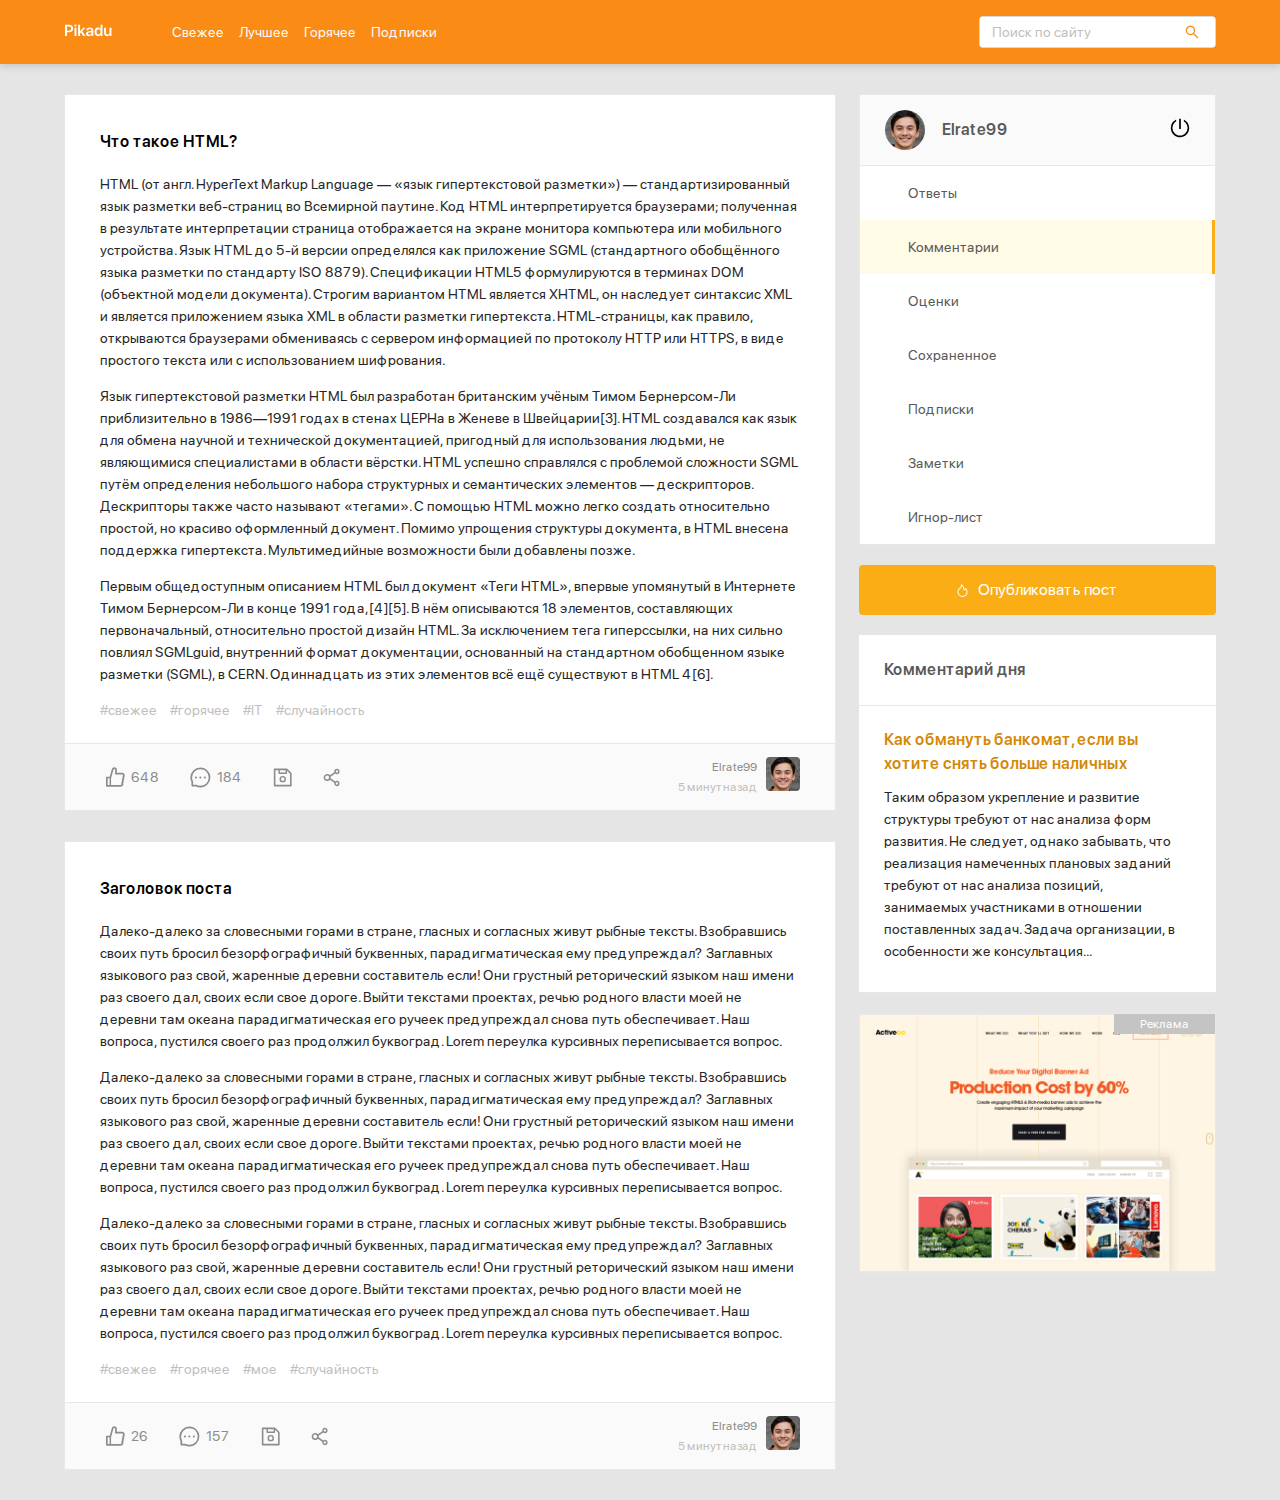
<file: index.html>
<!DOCTYPE html>
<html lang="ru">
  <head>
    <meta charset="UTF-8" />
    <meta name="viewport" content="width=device-width, initial-scale=1.0" />
    <link rel="stylesheet" href="css/style.css" />
    <link rel="stylesheet" href="css/normalize.css" />
    <title>Pikadu - Главная</title>
  </head>
  <body>
    <header class="header">
      <div class="header-wrapper">
        <a href="/" class="header-logo"
          ><img
            src="img/Pikadu.svg"
            alt="logo: Pikadu"
            class="header-logo-image"
        /></a>
        <nav class="header-nav">
          <ul class="header-menu">
            <li class="header-menu-item">
              <a href="#" class="header-menu-link">Свежее</a>
            </li>
            <li class="header-menu-item">
              <a href="#" class="header-menu-link">Лучшее</a>
            </li>
            <li class="header-menu-item">
              <a href="#" class="header-menu-link">Горячее</a>
            </li>
            <li class="header-menu-item">
              <a href="#" class="header-menu-link">Подписки</a>
            </li>
          </ul>
        </nav>
        <div class="input-group search">
          <input
            type="search"
            class="search-input"
            placeholder="Поиск по сайту"
          />
          <button class="search-button">
            <img src="img/Vector.svg" alt="icon: search" class="search-icon" />
          </button>
        </div>
        <a href="#" class="menu-toggle" id="menu-toggle">
          <span></span>
          <span></span>
          <span></span>
        </a>
      </div>
    </header>
    <div class="content">
      <main class="posts">
        <section class="post">
          <div class="post-body">
            <h2 class="post-title">Что такое HTML?</h2>
            <p class="post-text">HTML (от англ. HyperText Markup Language — «язык гипертекстовой разметки») — стандартизированный язык разметки
            веб-страниц во Всемирной паутине. Код HTML интерпретируется браузерами; полученная в результате интерпретации страница
            отображается на экране монитора компьютера или мобильного устройства.
            
            Язык HTML до 5-й версии определялся как приложение SGML (стандартного обобщённого языка разметки по стандарту ISO 8879).
            Спецификации HTML5 формулируются в терминах DOM (объектной модели документа).
            
            Строгим вариантом HTML является XHTML, он наследует синтаксис XML и является приложением языка XML в области разметки
            гипертекста.
            
            HTML-страницы, как правило, открываются браузерами обмениваясь с сервером информацией по протоколу HTTP или HTTPS, в
            виде простого текста или с использованием шифрования.</p>
            <p class="post-text">Язык гипертекстовой разметки HTML был разработан британским учёным Тимом Бернерсом-Ли приблизительно в 1986—1991 годах в
            стенах ЦЕРНа в Женеве в Швейцарии[3]. HTML создавался как язык для обмена научной и технической документацией, пригодный
            для использования людьми, не являющимися специалистами в области вёрстки. HTML успешно справлялся с проблемой сложности
            SGML путём определения небольшого набора структурных и семантических элементов — дескрипторов. Дескрипторы также часто
            называют «тегами». С помощью HTML можно легко создать относительно простой, но красиво оформленный документ. Помимо
            упрощения структуры документа, в HTML внесена поддержка гипертекста. Мультимедийные возможности были добавлены позже.</p>
            <p class="post-text">Первым общедоступным описанием HTML был документ «Теги HTML», впервые упомянутый в Интернете Тимом Бернерсом-Ли в конце
            1991 года,[4][5]. В нём описываются 18 элементов, составляющих первоначальный, относительно простой дизайн HTML. За
            исключением тега гиперссылки, на них сильно повлиял SGMLguid, внутренний формат документации, основанный на стандартном
            обобщенном языке разметки (SGML), в CERN. Одиннадцать из этих элементов всё ещё существуют в HTML 4[6].</p>
            <div class="tags">
              <a href="#" class="tag">#свежее</a >
              <a href="#" class="tag">#горячее</a>
              <a href="#" class="tag">#IT</a>
              <a href="#" class="tag">#случайность</a>
            </div>
          </div>
          <div class="post-footer">
            <div class="post-buttons">
              <button class="post-button likes">
                <svg width="19" height="20" class="icon icon-like">
                  <use xlink:href="img/icons.svg#Like"></use>
                </svg>
                <span class="likes-counter">648</span>
              </button>
              <button class="post-button comments">
                <svg width="21" height="21" class="icon icon-comment">
                  <use xlink:href="img/icons.svg#Comment"></use>
                </svg>
                <span class="comments-counter">184</span>
              </button>
              <button class="post-button save">
                <svg width="19" height="19" class="icon icon-save">
                <use xlink:href="img/icons.svg#Save"></use>
              </svg></button>
              <button class="post-button share">
                <svg width="17" height="19" class="icon icon-share">
                  <use xlink:href="img/icons.svg#Share"></use>
                </svg>
              </button>
            </div>
            <div class="post-author">
              <div class="author-about">
                <a href="#" class="author-username">Elrate99</a>
                <span class="post-time">5 минут назад</span>
              </div>
              <a href="#" class="link-author"><img src="img/avatar.jpg" alt="Аватар" class="author-avatar"></a>
            </div>
          </div>
        </section>
        <section class="post">
          <div class="post-body">
            <h2 class="post-title">Заголовок поста</h2>
            <p class="post-text">Далеко-далеко за словесными горами в стране, гласных и согласных живут рыбные тексты.
              Взобравшись
              своих путь бросил безорфографичный буквенных, парадигматическая ему предупреждал? Заглавных языкового раз свой,
              жаренные деревни составитель если! Они грустный реторический языком наш имени раз своего дал, своих если свое
              дороге.
              Выйти текстами проектах, речью родного власти моей не деревни там океана парадигматическая его ручеек предупреждал
              снова путь обеспечивает. Наш вопроса, пустился своего раз продолжил буквоград. Lorem переулка курсивных
              переписывается
              вопрос. </p>
            <p class="post-text">Далеко-далеко за словесными горами в стране, гласных и согласных живут рыбные тексты.
              Взобравшись
              своих путь бросил безорфографичный буквенных, парадигматическая ему предупреждал? Заглавных языкового раз свой,
              жаренные деревни составитель если! Они грустный реторический языком наш имени раз своего дал, своих если свое
              дороге.
              Выйти текстами проектах, речью родного власти моей не деревни там океана парадигматическая его ручеек предупреждал
              снова путь обеспечивает. Наш вопроса, пустился своего раз продолжил буквоград. Lorem переулка курсивных
              переписывается
              вопрос. </p>
            <p class="post-text">Далеко-далеко за словесными горами в стране, гласных и согласных живут рыбные тексты.
              Взобравшись
              своих путь бросил безорфографичный буквенных, парадигматическая ему предупреждал? Заглавных языкового раз свой,
              жаренные деревни составитель если! Они грустный реторический языком наш имени раз своего дал, своих если свое
              дороге.
              Выйти текстами проектах, речью родного власти моей не деревни там океана парадигматическая его ручеек предупреждал
              снова путь обеспечивает. Наш вопроса, пустился своего раз продолжил буквоград. Lorem переулка курсивных
              переписывается
              вопрос. </p>
            <div class="tags">
              <a href="#" class="tag">#свежее</a>
              <a href="#" class="tag">#горячее</a>
              <a href="#" class="tag">#мое</a>
              <a href="#" class="tag">#случайность</a>
            </div>
          </div>
          <div class="post-footer">
            <div class="post-buttons">
              <button class="post-button likes">
                <svg width="19" height="20" class="icon icon-like">
                  <use xlink:href="img/icons.svg#Like"></use>
                </svg>
                <span class="likes-counter">26</span>
              </button>
              <button class="post-button comments">
                <svg width="21" height="21" class="icon icon-comment">
                  <use xlink:href="img/icons.svg#Comment"></use>
                </svg>
                <span class="comments-counter">157</span>
              </button>
              <button class="post-button save">
                <svg width="19" height="19" class="icon icon-save">
                  <use xlink:href="img/icons.svg#Save"></use>
                </svg></button>
              <button class="post-button share">
                <svg width="17" height="19" class="icon icon-share">
                  <use xlink:href="img/icons.svg#Share"></use>
                </svg>
              </button>
            </div>
            <div class="post-author">
              <div class="author-about">
                <a href="#" class="author-username">Elrate99</a>
                <span class="post-time">5 минут назад</span>
              </div>
              <a href="#" class="link-author"><img src="img/avatar.jpg" alt="Аватар" class="author-avatar"></a>
            </div>
          </div>
        </section>
      </main>
      <aside class="sidebar">
        <div class="user">
          <a href="#" class="user-info">
            <img width="40" height="40" src="img/avatar.jpg" alt="photo: user" class="user-avatar">
            <span class="user-name">Elrate99</span>
          </a>
          <a href="#" class="exit">
            <svg class="icon icon-exit">
              <use xlink:href="img/icons.svg#exit"></use>
            </svg>
          </a>
        </div>
        <nav class="sidebar-nav">
          <ul class="sidebar-menu">
            <li class="sidebar-menu-item">
              <a href="#" class="sidebar-menu-link">Ответы</a>
            </li>
            <li class="sidebar-menu-item">
              <a href="#" class="sidebar-menu-link active">Комментарии</a>
            </li>
            <li class="sidebar-menu-item">
              <a href="#" class="sidebar-menu-link">Оценки</a>
            </li>
            <li class="sidebar-menu-item">
              <a href="#" class="sidebar-menu-link">Сохраненное</a>
            </li>
            <li class="sidebar-menu-item">
              <a href="#" class="sidebar-menu-link">Подписки</a>
            </li>
            <li class="sidebar-menu-item">
              <a href="#" class="sidebar-menu-link">Заметки</a>
            </li>
            <li class="sidebar-menu-item">
              <a href="#" class="sidebar-menu-link">Игнор-лист</a>
            </li>
          </ul>
        </nav>
        <a href="new-post.html" class="button button-new-post">
          <svg class="icon icon-fire">
            <use xlink:href="img/icons.svg#fire"></use>
          </svg>
          Опубликовать пост</a>
          <div class="card">
            <div class="card-header">
              <h2 class="card-title">Комментарий дня</h2>
            </div>
            <div class="card-body">
              <a href="#" class="card-body-title">Как обмануть банкомат, если вы хотите снять больше наличных</a>
              <p class="card-text">Таким образом укрепление и развитие структуры требуют от нас анализа форм развития. Не следует, однако забывать, что
              реализация намеченных плановых заданий требуют от нас анализа позиций, занимаемых участниками в отношении поставленных
              задач. Задача организации, в особенности же консультация...</p>
            </div>
          </div>
          <a href="#" class="promo">

          </a>
      </aside>
    </div>
    <script src="js/main.js"></script>
  </body>
</html>
</file>
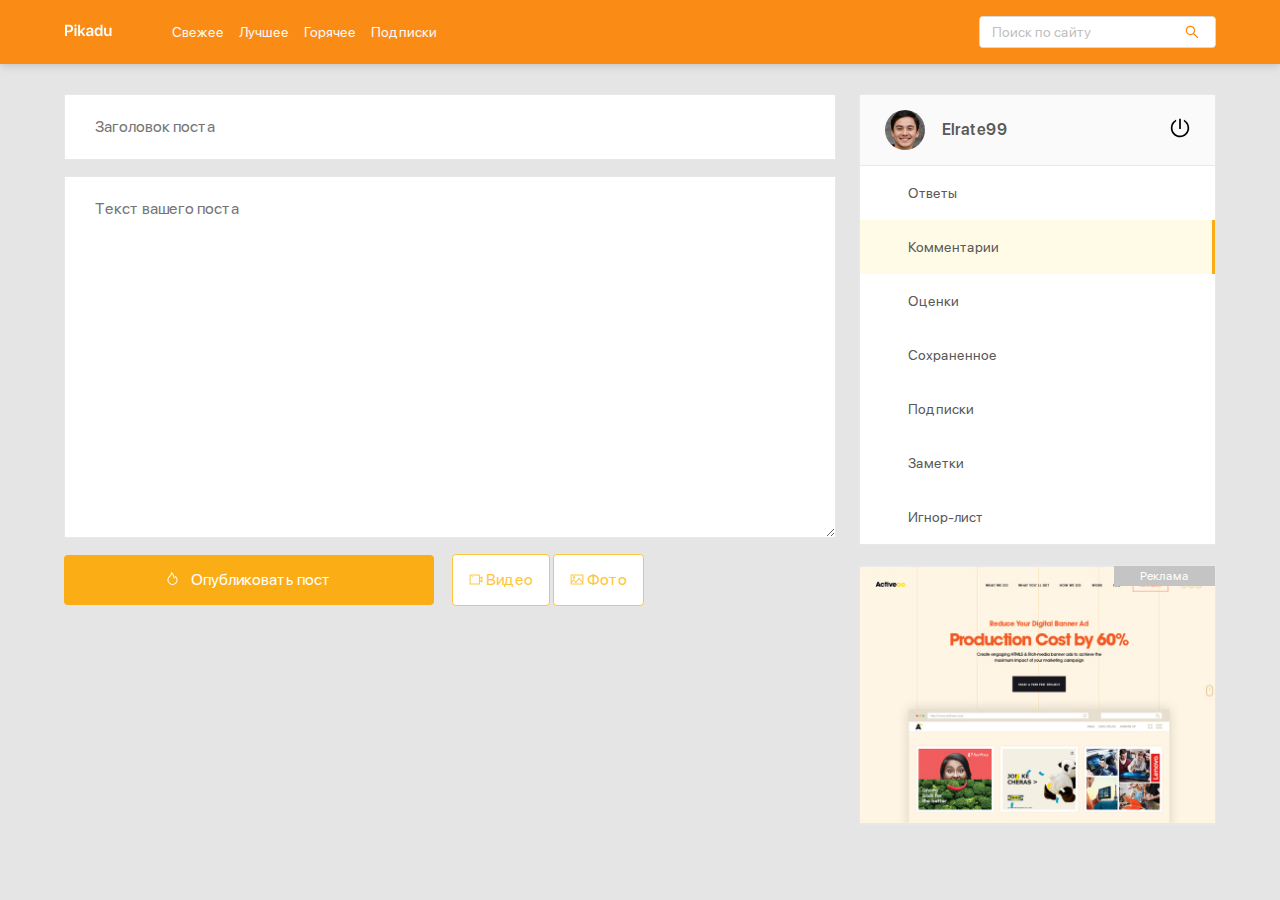
<file: new-post.html>
<!DOCTYPE html>
<html lang="ru">

<head>
  <meta charset="UTF-8" />
  <meta name="viewport" content="width=device-width, initial-scale=1.0" />
  <link rel="stylesheet" href="css/style.css" />
  <link rel="stylesheet" href="css/normalize.css" />
  <title>Pikadu - Новый пост</title>
</head>

<body>
  <header class="header">
    <div class="header-wrapper">
      <a href="/" class="header-logo"><img src="img/Pikadu.svg" alt="logo: Pikadu" class="header-logo-image" /></a>
      <nav class="header-nav">
        <ul class="header-menu">
          <li class="header-menu-item">
            <a href="#" class="header-menu-link">Свежее</a>
          </li>
          <li class="header-menu-item">
            <a href="#" class="header-menu-link">Лучшее</a>
          </li>
          <li class="header-menu-item">
            <a href="#" class="header-menu-link">Горячее</a>
          </li>
          <li class="header-menu-item">
            <a href="#" class="header-menu-link">Подписки</a>
          </li>
        </ul>
      </nav>
      <div class="input-group search">
        <input type="search" class="search-input" placeholder="Поиск по сайту" />
        <button class="search-button">
          <img src="img/Vector.svg" alt="icon: search" class="search-icon" />
        </button>
      </div>
      <a href="#" class="menu-toggle" id="menu-toggle">
        <span></span>
        <span></span>
        <span></span>
      </a>
    </div>
  </header>
  <div class="content">
    <main class="posts">
      <form action="#" class="add-post">
        <input type="text" name="title" class="add-title" placeholder="Заголовок поста">
        <textarea name="post-text" id="text" class="add-text" placeholder="Текст вашего поста"></textarea>
        <div class="add-buttons">
          <button type="submit" class="button add-button">
            <svg class="icon icon-fire">
              <use xlink:href="img/icons.svg#fire"></use>
            </svg>
            Опубликовать пост
          </button>
          <button class="button button-outline">
            <svg class="icon icon-video">
              <use xlink:href="img/icons.svg#video"></use>
            </svg>
            Видео
          </button>
          <button class="button button-outline">
            <svg class="icon icon-photo">
              <use xlink:href="img/icons.svg#photo"></use>
            </svg>
            Фото
          </button>
        </div>
      </form>
    </main>
    <aside class="sidebar">
      <div class="user">
        <a href="#" class="user-info">
          <img width="40" height="40" src="img/avatar.jpg" alt="photo: user" class="user-avatar">
          <span class="user-name">Elrate99</span>
        </a>
        <a href="#" class="exit">
          <svg class="icon icon-exit">
            <use xlink:href="img/icons.svg#exit"></use>
          </svg>
        </a>
      </div>
      <nav class="sidebar-nav">
        <ul class="sidebar-menu">
          <li class="sidebar-menu-item">
            <a href="#" class="sidebar-menu-link">Ответы</a>
          </li>
          <li class="sidebar-menu-item">
            <a href="#" class="sidebar-menu-link active">Комментарии</a>
          </li>
          <li class="sidebar-menu-item">
            <a href="#" class="sidebar-menu-link">Оценки</a>
          </li>
          <li class="sidebar-menu-item">
            <a href="#" class="sidebar-menu-link">Сохраненное</a>
          </li>
          <li class="sidebar-menu-item">
            <a href="#" class="sidebar-menu-link">Подписки</a>
          </li>
          <li class="sidebar-menu-item">
            <a href="#" class="sidebar-menu-link">Заметки</a>
          </li>
          <li class="sidebar-menu-item">
            <a href="#" class="sidebar-menu-link">Игнор-лист</a>
          </li>
        </ul>
      </nav>
      <a href="#" class="promo">

      </a>
    </aside>
  </div>
  <script src="js/main.js"></script>
</body>

</html>
</file>
<file: css/style.css>
@font-face {
  font-family: "SFProDisplay-Regular";
  src: local("SFProDisplay-Regular"),
    url("../fonts/SFProDisplay-Regular.woff") format("woff"),
    url("../fonts/SFProDisplay-Regular.woff2") format("woff2");
  font-weight: normal;
}

@font-face {
  font-family: "SFProDisplay-Semibold";
  src: local("SFProDisplay-Semibold"),
    url("../fonts/SFProDisplay-Semibold.woff") format("woff"),
    url("../fonts/SFProDisplay-Semibold.woff2") format("woff2");
  font-weight: bold;
}

* {
  box-sizing: border-box;
}

body {
  font-family: "SFProDisplay-Regular", sans-serif;
  background: #e5e5e5;
}

.header {
  background: #fa8c16;
  padding-top: 16px;
  padding-bottom: 16px;
  box-shadow: 0px 2px 8px rgba(0, 0, 0, 0.15);
  margin-bottom: 30px;
}

.header-wrapper {
  max-width: 1200px;
  width: 90%;
  margin: auto;
  display: flex;
  justify-content: space-between;
  align-items: center;
}

.header-nav {
  margin-left: 60px;
  margin-right: auto;
}

.header-menu {
  display: flex;
  list-style: none;
  padding: 0;
  margin: 0;
}

.header-menu-link {
  color: #fafafa;
  text-decoration: none;
  margin-right: 15px;
  font-size: 14px;
  line-height: 22px;
}

.input-group {
  position: relative;
  max-width: 237px;
  width: 60%;
  height: 32px;
  background-color: #fff;
  border: 1px solid #d9d9d9;
  border-radius: 4px;
  overflow: hidden;
}

.search-input {
  height: 100%;
  width: 80%;
  border: none;
  padding-left: 12px;
  font-size: 14px;
  line-height: 22px;
}

.search-button {
  height: 100%;
  width: 20%;
  position: absolute;
  right: 0;
  top: 0;
  border: none;
  background-color: #fff;
  cursor: pointer;
  display: flex;
  align-items: center;
  justify-content: center;
}

.search-input::-moz-placeholder {
  color: #bfbfbf;
}
.search-input::-webkit-input-placeholder {
  color: #bfbfbf;
}
.search-input:-ms-input-placeholder {
  color: #bfbfbf;
}
.search-input::-ms-input-placeholder {
  color: #bfbfbf;
}
.search-input::placeholder {
  color: #bfbfbf;
}

.menu-toggle {
  display: none;
}

.content {
  max-width: 1200px;
  width: 90%;
  margin: auto;
  display: flex;
  align-items: flex-start;
  justify-content: space-between;
}

.posts {
  width: 67%;
}

.post {
  background: #ffffff;
  border: 1px solid #e8e8e8;
  margin-bottom: 30px;
}

.post-body {
  padding-top: 35px;
  padding-left: 35px;
  padding-right: 35px;
  padding-bottom: 0;
}

.post-title {
  margin-bottom: 19px;
  margin-top: 0;
  font-size: 16px;
  line-height: 24px;
  font-weight: 600;
  font-family: "SFProDisplay-Semibold", sans-serif;
}

.post-text {
  color: #262626;
  font-size: 14px;
  line-height: 22px;
  font-weight: normal;
}

.tags {
  margin-bottom: 22px;
}

.tag {
  color: #bfbfbf;
  font-size: 14px;
  line-height: 22px;
  margin-bottom: 22px;
  margin-right: 10px;
  text-decoration: none;
}

.post-footer {
  background: #fafafa;
  border-top: 1px solid #e8e8e8;
  display: flex;
  justify-content: space-between;
  padding-left: 35px;
  padding-right: 35px;
  padding-top: 13px;
  padding-bottom: 13px;
}

.post-buttons {
  display: flex;
  align-items: center;
}

.post-button .icon {
  fill: #8c8c8c;
}

.icon-like,
.icon-comment {
  margin-right: 6px;
}

.post-button {
  background-color: transparent;
  border: none;
  color: #8c8c8c;
  display: flex;
  align-items: center;
  font-size: 14px;
  line-height: 22px;
  margin-right: 19px;
  cursor: pointer;
}

.post-author {
  display: flex;
  text-align: right;
}

.author-avatar {
  width: 34px;
  height: 34px;
  margin-left: 9px;
  border-radius: 4px;
}

.author-username {
  display: block;
  color: #8c8c8c;
  text-decoration: none;
  font-size: 12px;
  line-height: 20px;
}

.post-time {
  font-size: 12px;
  line-height: 20px;
  color: #bfbfbf;
}

.sidebar {
  width: 31%;
}

.user {
  background-color: #fafafa;
  border: 1px solid #e8e8e8;
  padding: 15px 25px;
  display: flex;
  align-items: center;
  justify-content: space-between;
}

.user-info {
  display: flex;
  align-items: center;
  text-decoration: none;
}

.user-avatar {
  border-radius: 50%;
  margin-right: 17px;
}

.user-name {
  font-size: 16px;
  line-height: 24px;
  color: #595959;
  font-family: "SFProDisplay-Semibold", sans-serif;
}

.icon-exit {
  width: 20px;
  height: 20px;
  fill: #000;
}

.sidebar-nav {
  background-color: #fff;
}

.sidebar-menu {
  margin: 0;
  background: #ffffff;
  border: 1px solid #e8e8e8;
  border-top: none;
  list-style: none;
  padding: 0;
}

.sidebar-menu-link {
  text-decoration: none;
  font-size: 14px;
  line-height: 22px;
  color: #595959;
  padding: 16px 48px;
  display: inline-block;
  background-color: #fff;
  width: 100%;
}

.sidebar-menu-link:hover {
  background: #fffbe6;
}

.sidebar-menu-link.active {
  background: #fffbe6;
  border-right: 3px solid #faad14;
}

.button {
  background: #faad14;
  border-radius: 4px;
  border: none;
  color: #ffffff;
  text-decoration: none;
  font-size: 16px;
  line-height: 24px;
  padding: 13px;
}

.button-outline {
  background-color: #ffffff;
  border: 1px solid #ffc53d;
  border-radius: 4px;
  color: #ffc53d;
  padding-left: 16px;
  padding-right: 16px;
}

.button-outline .icon {
  width: 14px;
  height: 11px;
  fill: #ffc53d;
}

.button-new-post {
  padding: 13px;
  display: flex;
  align-items: center;
  justify-content: center;
  margin-top: 20px;
}

.icon-fire {
  fill: #fff;
  width: 11px;
  height: 13px;
  margin-right: 10px;
}

.card {
  margin-top: 20px;
  background: #ffffff;
  border-bottom: 1px solid #e8e8e8;
}

.card-header {
  background: #ffffff;
  border-bottom: 1px solid #e8e8e8;
  padding: 23px 25px;
}

.card-title {
  font-family: "SFProDisplay-Semibold", sans-serif;
  font-size: 16px;
  line-height: 24px;
  color: #595959;
  margin: 0;
}

.card-body {
  padding: 22px 40px 20px 25px;
}

.card-body-title {
  margin: 0 0 10px;
  font-family: "SFProDisplay-Semibold", sans-serif;
  font-size: 16px;
  line-height: 24px;
  color: #d48806;
  text-decoration: none;
}

.card-text {
  font-size: 14px;
  line-height: 22px;
  color: #262626;
  margin: 10px 0;
}

.promo {
  background: #fff url("../img/promo.jpg") no-repeat center center / cover;
  width: 100%;
  height: 260px;
  border: 1px solid #e8e8e8;
  margin-top: 20px;
  position: relative;
  display: block;
}

.promo::before {
  content: "Реклама";
  top: 0;
  right: 0;
  position: absolute;
  background: #c4c4c4;
  padding-left: 26px;
  padding-right: 26px;
  font-size: 12px;
  line-height: 20px;
  color: #ffffff;
  text-align: center;
}

.add-post {
  display: flex;
  flex-direction: column;
}

.add-text,
.add-title {
  background: #ffffff;
  border: 1px solid #e8e8e8;
  padding: 23px 30px;
  margin-bottom: 16px;
}

.add-text {
  min-height: 362px;
}

.add-button {
  width: 100%;
  max-width: 370px;
  margin-right: 2%;
}

.add-post .button-outline {
  margin-right: 1%px;
}

@media (max-width: 990px) {
  .menu-toggle {
    display: flex;
    flex-direction: column;
    justify-content: space-between;
    width: 30px;
    height: 20px;
    margin-left: 12px;
  }

  .menu-toggle span {
    height: 2px;
    width: 100%;
    background-color: #fff;
  }

  .header {
    position: fixed;
    z-index: 100;
    left: 0;
    top: 0;
    right: 0;
    width: 100%;
  }

  .content {
    margin-top: 94px;
    margin-bottom: 60px;
  }

  .sidebar {
    position: fixed;
    z-index: 101;
    top: 64px;
    right: 0;
    bottom: 0;
    height: calc(100% - 64px);
    max-width: 320px;
    width: 100%;
    background-color: #fff;
    padding: 30px;
    box-shadow: 1px 1px 10px rgba(0, 0, 0, 0.15);
    transform: translateX(100%);
    transition: transform 0.2s;
    overflow-y: auto;
  }

  .sidebar.visible {
    transform: translateX(0);
  }

  .posts {
    width: 100%;
  }

  .header-nav {
    display: none;
  }

  .header-menu {
    width: 90%;
    margin: auto;
  }
}

@media (max-width: 676px) {
  .add-buttons {
    display: flex;
    flex-direction: column;
  }

  .add-button {
    width: 100%;
    max-width: 100%;
  }

  .add-post .button-outline {
    margin-right: 0;
    margin-top: 10px;
  }
}

@media (max-width: 576px) {
  .post-footer {
    flex-direction: column;
  }

  .post-author {
    margin-top: 15px;
  }

  .author-avatar {
    margin-left: 0;
    margin-right: 10px;
  }

  .author-about {
    order: 2;
    text-align: left;
  }

  .add-button {
    width: 100%;
  }
}
</file>
